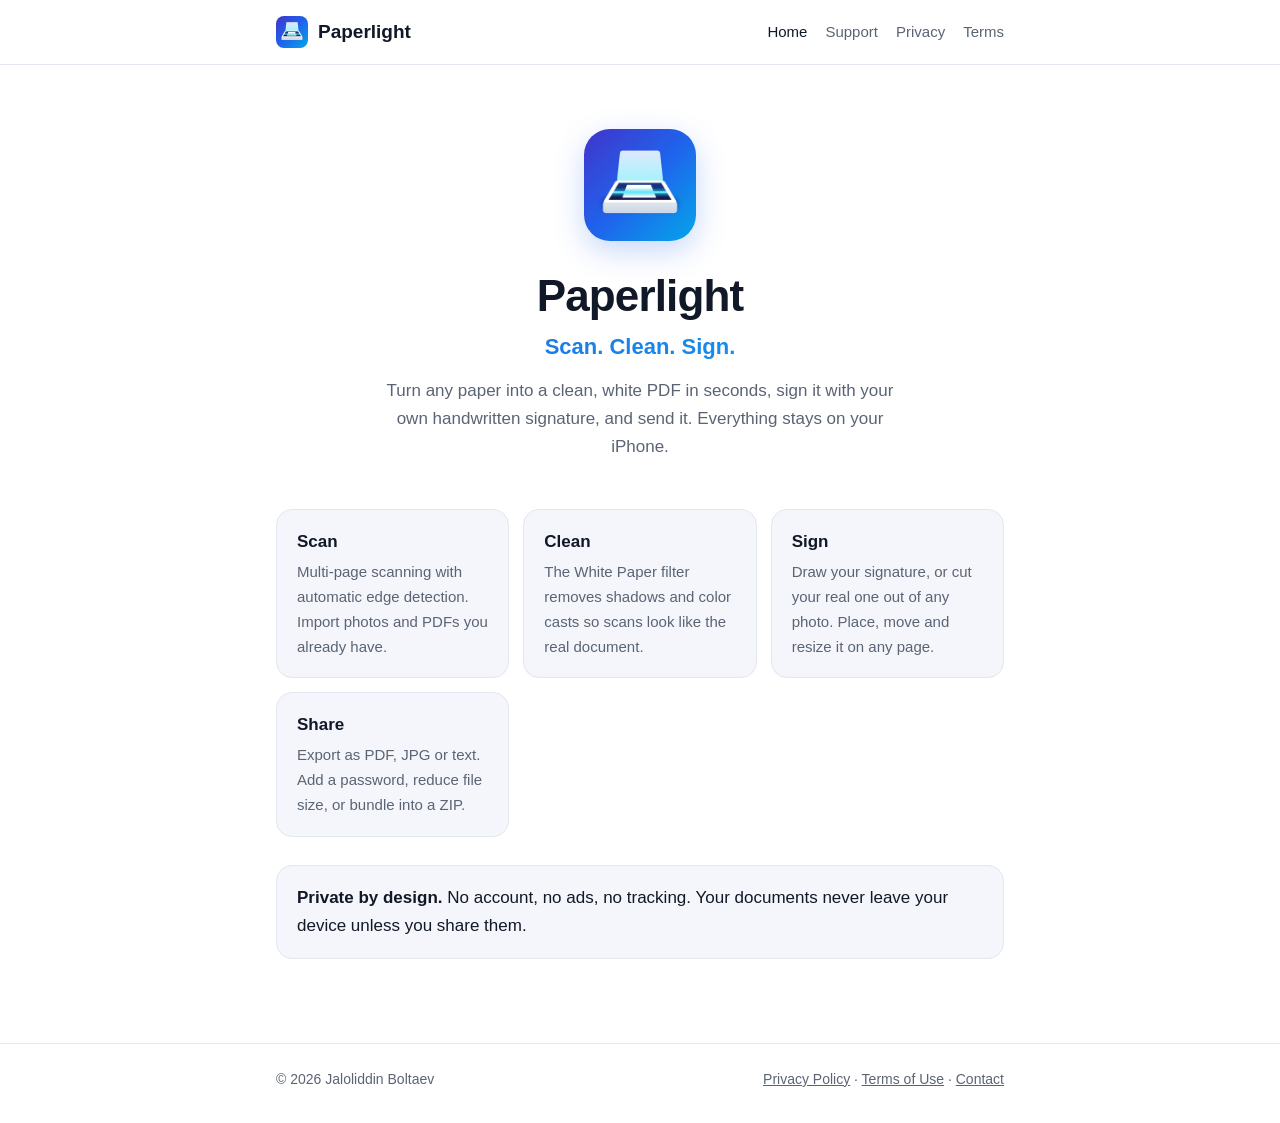
<file: index.html>
<!doctype html>
<html lang="en">
<head>
  <meta charset="utf-8">
  <meta name="viewport" content="width=device-width, initial-scale=1">
  <title>Paperlight — Scan. Clean. Sign.</title>
  <meta name="description" content="Paperlight turns any paper into a clean PDF and lets you sign it with your real signature.">
  <link rel="icon" href="icon.png">
  <link rel="apple-touch-icon" href="icon.png">
  <link rel="stylesheet" href="style.css">
</head>
<body>
  <header class="site">
    <div class="inner">
      <a class="brand" href="index.html"><img src="icon.png" alt="">Paperlight</a>
      <nav class="links" aria-label="Site">
        <a href="index.html" aria-current="page">Home</a>
        <a href="support.html">Support</a>
        <a href="privacy.html">Privacy</a>
        <a href="terms.html">Terms</a>
      </nav>
    </div>
  </header>
  <main>
    <section class="hero">
      <img src="icon.png" alt="Paperlight app icon">
      <h1>Paperlight</h1>
      <p class="tagline">Scan. Clean. Sign.</p>
      <p class="sub">Turn any paper into a clean, white PDF in seconds, sign it with your own handwritten signature, and send it. Everything stays on your iPhone.</p>
    </section>

    <section class="features">
      <div class="card">
        <h3>Scan</h3>
        <p>Multi-page scanning with automatic edge detection. Import photos and PDFs you already have.</p>
      </div>
      <div class="card">
        <h3>Clean</h3>
        <p>The White Paper filter removes shadows and color casts so scans look like the real document.</p>
      </div>
      <div class="card">
        <h3>Sign</h3>
        <p>Draw your signature, or cut your real one out of any photo. Place, move and resize it on any page.</p>
      </div>
      <div class="card">
        <h3>Share</h3>
        <p>Export as PDF, JPG or text. Add a password, reduce file size, or bundle into a ZIP.</p>
      </div>
    </section>

    <div class="card" style="margin-top:28px">
      <p><strong>Private by design.</strong> No account, no ads, no tracking. Your documents never leave your device unless you share them.</p>
    </div>
  </main>
  <footer class="site">
    <div class="inner">
      <span>© 2026 Jaloliddin Boltaev</span>
      <span><a href="privacy.html">Privacy Policy</a> · <a href="terms.html">Terms of Use</a> · <a href="mailto:jaloliddinalimardonovich@gmail.com">Contact</a></span>
    </div>
  </footer>
</body>
</html>
</file>
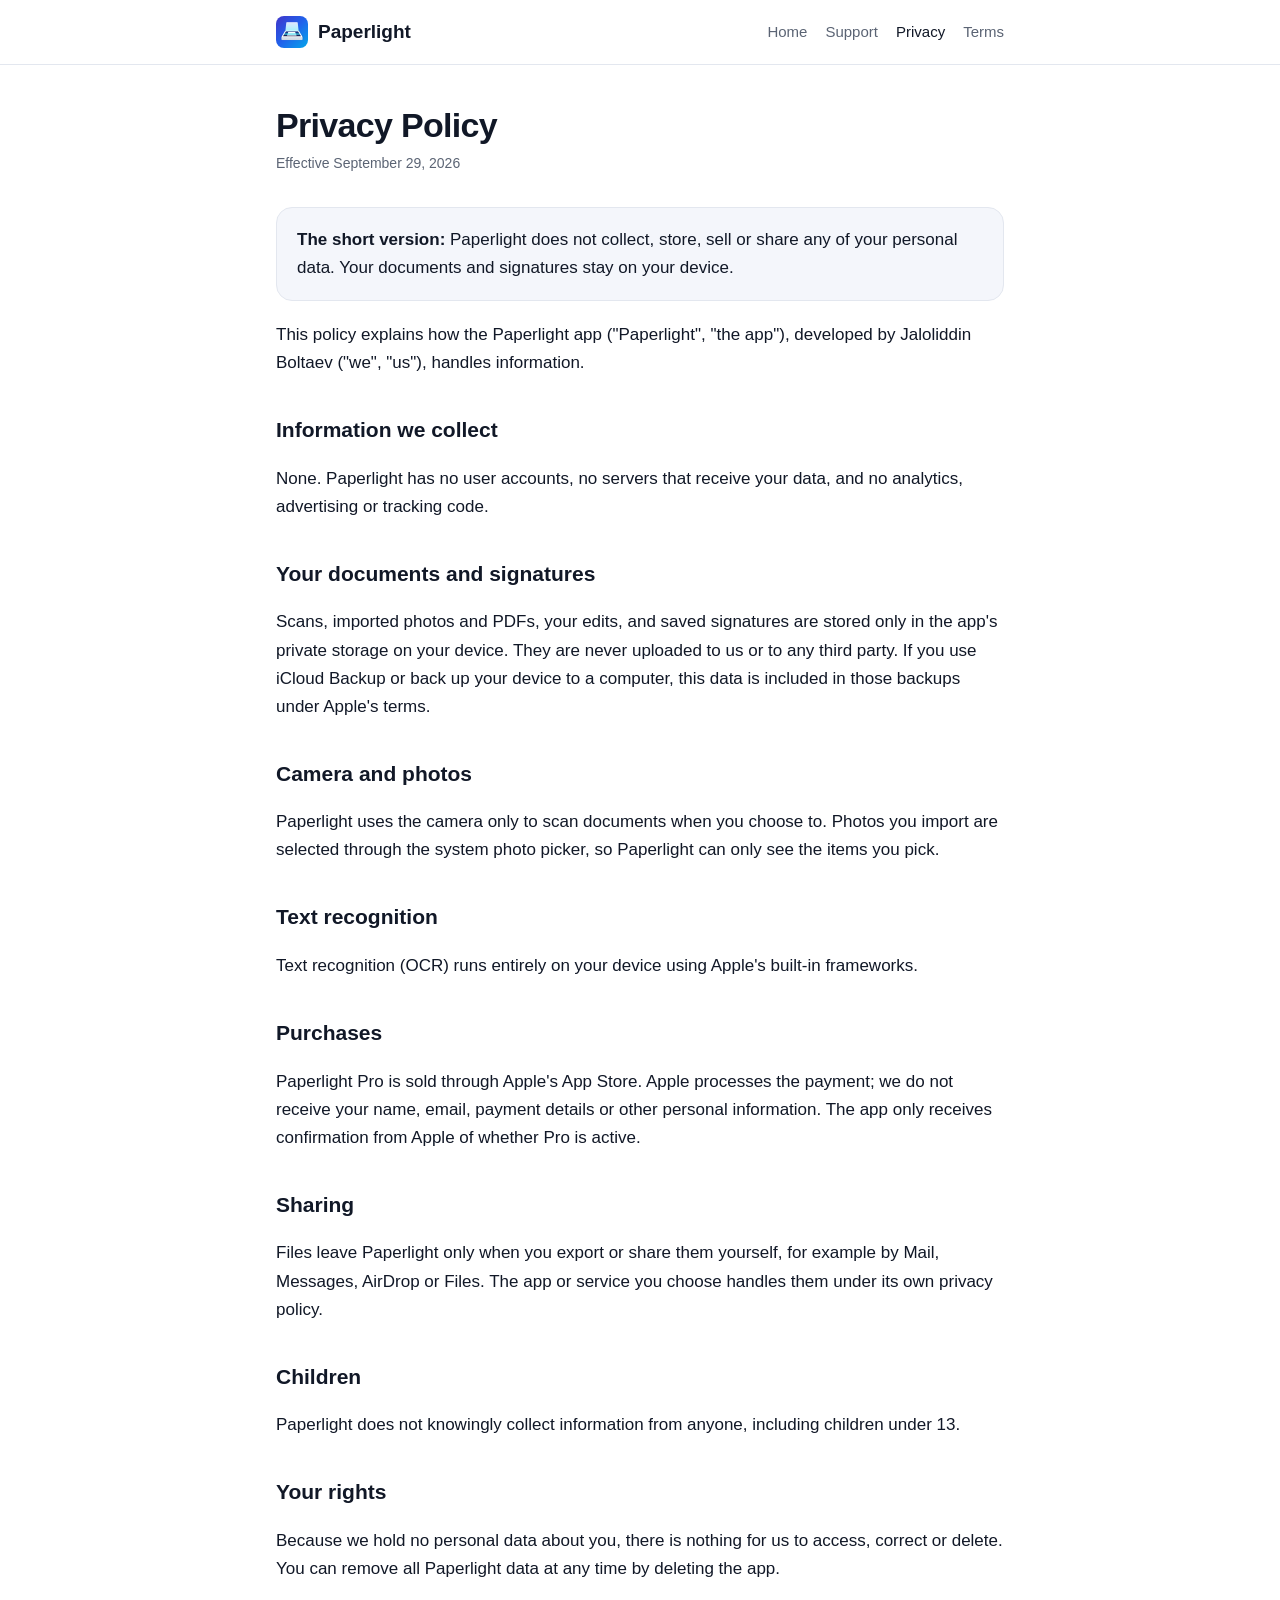
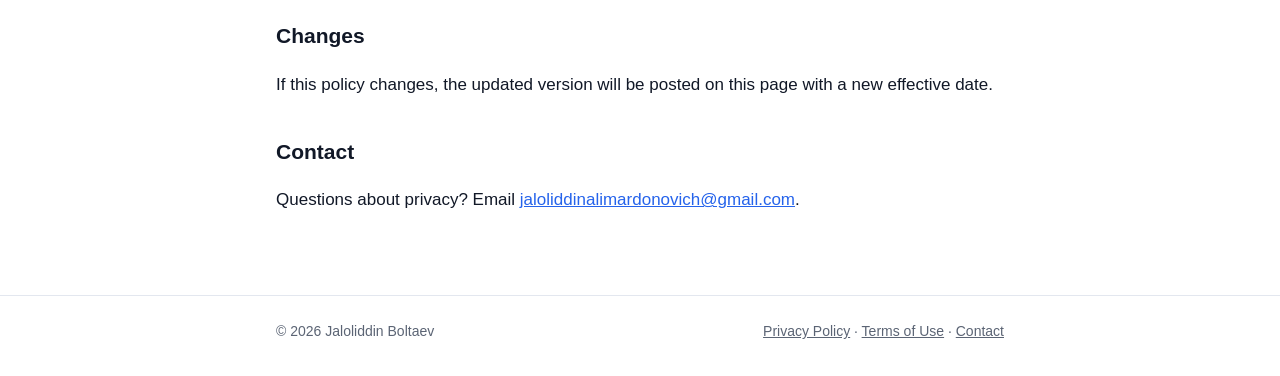
<file: privacy.html>
<!doctype html>
<html lang="en">
<head>
  <meta charset="utf-8">
  <meta name="viewport" content="width=device-width, initial-scale=1">
  <title>Privacy Policy — Paperlight</title>
  <meta name="description" content="How Paperlight handles your data: it doesn't collect any.">
  <link rel="icon" href="icon.png">
  <link rel="apple-touch-icon" href="icon.png">
  <link rel="stylesheet" href="style.css">
</head>
<body>
  <header class="site">
    <div class="inner">
      <a class="brand" href="index.html"><img src="icon.png" alt="">Paperlight</a>
      <nav class="links" aria-label="Site">
        <a href="index.html">Home</a>
        <a href="support.html">Support</a>
        <a href="privacy.html" aria-current="page">Privacy</a>
        <a href="terms.html">Terms</a>
      </nav>
    </div>
  </header>
  <main>
    <h1>Privacy Policy</h1>
    <p class="meta">Effective September 29, 2026</p>

    <div class="card">
      <p><strong>The short version:</strong> Paperlight does not collect, store, sell or share any of your personal data. Your documents and signatures stay on your device.</p>
    </div>

    <p>This policy explains how the Paperlight app ("Paperlight", "the app"), developed by Jaloliddin Boltaev ("we", "us"), handles information.</p>

    <h2>Information we collect</h2>
    <p>None. Paperlight has no user accounts, no servers that receive your data, and no analytics, advertising or tracking code.</p>

    <h2>Your documents and signatures</h2>
    <p>Scans, imported photos and PDFs, your edits, and saved signatures are stored only in the app's private storage on your device. They are never uploaded to us or to any third party. If you use iCloud Backup or back up your device to a computer, this data is included in those backups under Apple's terms.</p>

    <h2>Camera and photos</h2>
    <p>Paperlight uses the camera only to scan documents when you choose to. Photos you import are selected through the system photo picker, so Paperlight can only see the items you pick.</p>

    <h2>Text recognition</h2>
    <p>Text recognition (OCR) runs entirely on your device using Apple's built-in frameworks.</p>

    <h2>Purchases</h2>
    <p>Paperlight Pro is sold through Apple's App Store. Apple processes the payment; we do not receive your name, email, payment details or other personal information. The app only receives confirmation from Apple of whether Pro is active.</p>

    <h2>Sharing</h2>
    <p>Files leave Paperlight only when you export or share them yourself, for example by Mail, Messages, AirDrop or Files. The app or service you choose handles them under its own privacy policy.</p>

    <h2>Children</h2>
    <p>Paperlight does not knowingly collect information from anyone, including children under 13.</p>

    <h2>Your rights</h2>
    <p>Because we hold no personal data about you, there is nothing for us to access, correct or delete. You can remove all Paperlight data at any time by deleting the app.</p>

    <h2>Changes</h2>
    <p>If this policy changes, the updated version will be posted on this page with a new effective date.</p>

    <h2>Contact</h2>
    <p>Questions about privacy? Email <a href="mailto:jaloliddinalimardonovich@gmail.com">jaloliddinalimardonovich@gmail.com</a>.</p>
  </main>
  <footer class="site">
    <div class="inner">
      <span>© 2026 Jaloliddin Boltaev</span>
      <span><a href="privacy.html">Privacy Policy</a> · <a href="terms.html">Terms of Use</a> · <a href="mailto:jaloliddinalimardonovich@gmail.com">Contact</a></span>
    </div>
  </footer>
</body>
</html>
</file>
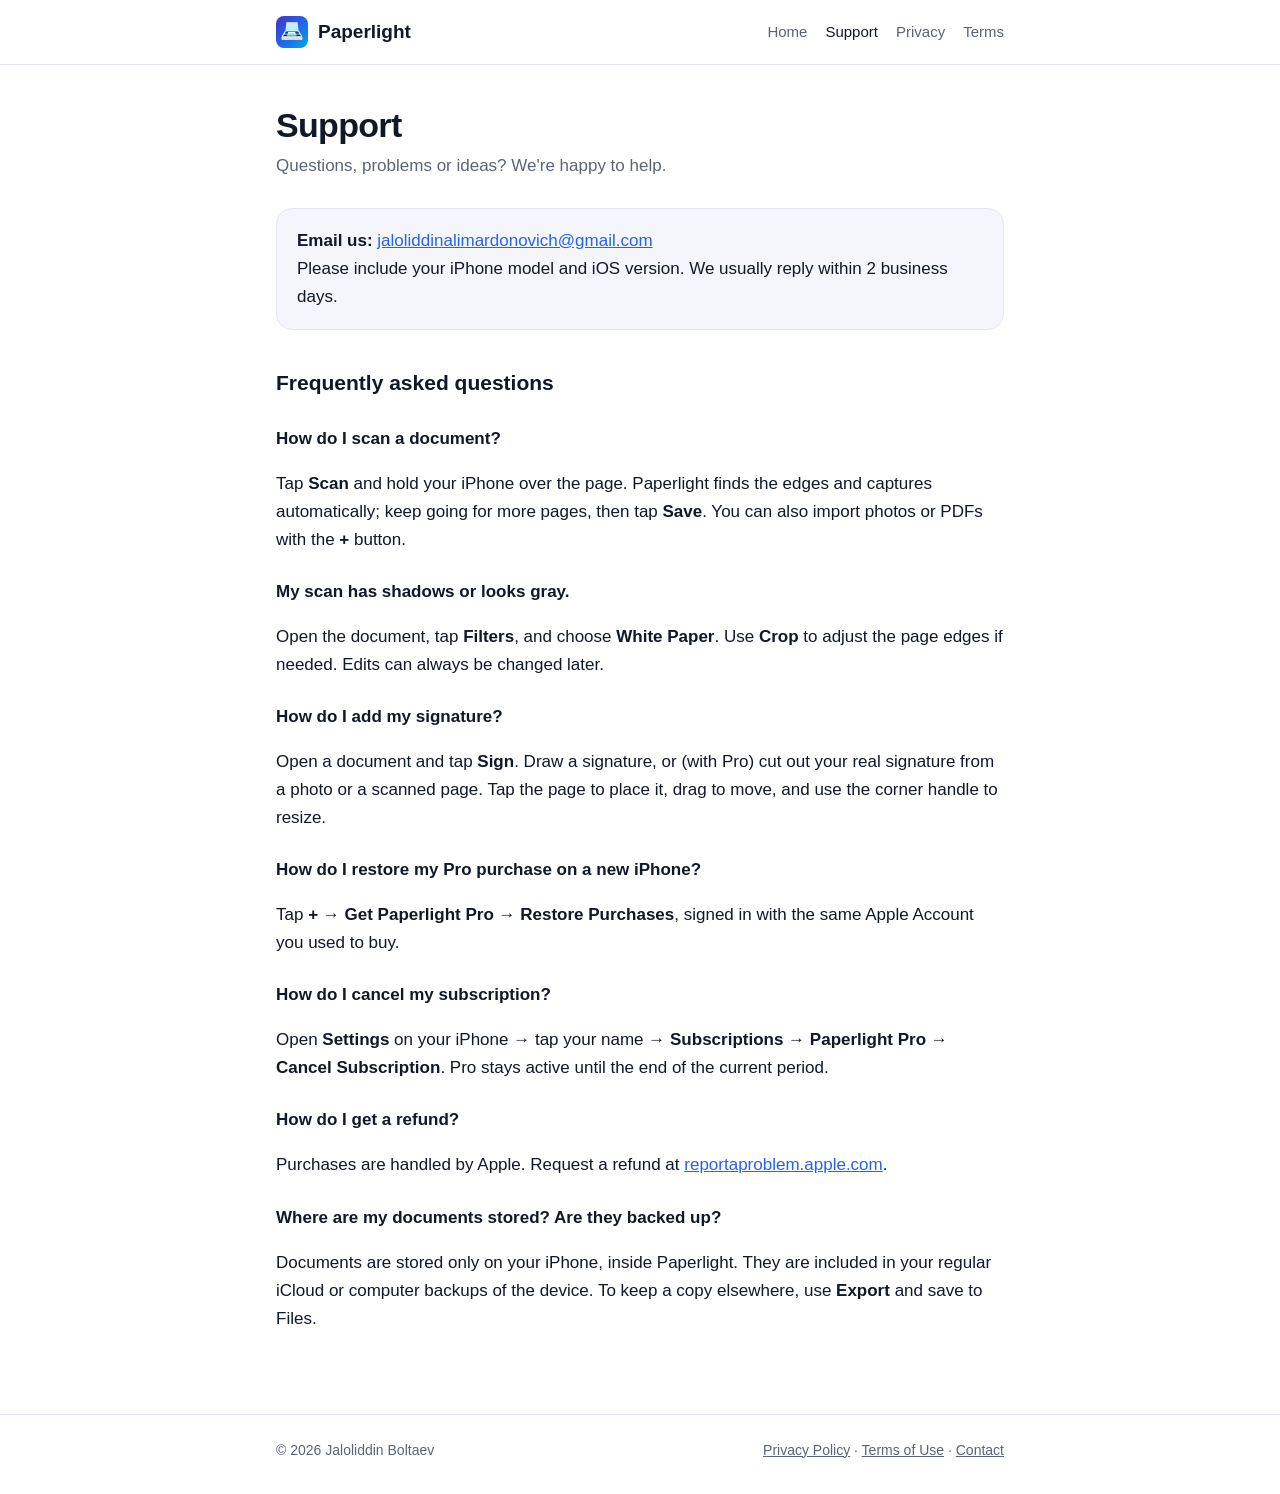
<file: support.html>
<!doctype html>
<html lang="en">
<head>
  <meta charset="utf-8">
  <meta name="viewport" content="width=device-width, initial-scale=1">
  <title>Support — Paperlight</title>
  <meta name="description" content="Help and answers for Paperlight.">
  <link rel="icon" href="icon.png">
  <link rel="apple-touch-icon" href="icon.png">
  <link rel="stylesheet" href="style.css">
</head>
<body>
  <header class="site">
    <div class="inner">
      <a class="brand" href="index.html"><img src="icon.png" alt="">Paperlight</a>
      <nav class="links" aria-label="Site">
        <a href="index.html">Home</a>
        <a href="support.html" aria-current="page">Support</a>
        <a href="privacy.html">Privacy</a>
        <a href="terms.html">Terms</a>
      </nav>
    </div>
  </header>
  <main>
    <h1>Support</h1>
    <p class="lede">Questions, problems or ideas? We're happy to help.</p>

    <div class="card">
      <p><strong>Email us:</strong> <a href="mailto:jaloliddinalimardonovich@gmail.com?subject=Paperlight%20support">jaloliddinalimardonovich@gmail.com</a><br>
      Please include your iPhone model and iOS version. We usually reply within 2 business days.</p>
    </div>

    <h2>Frequently asked questions</h2>

    <h3>How do I scan a document?</h3>
    <p>Tap <strong>Scan</strong> and hold your iPhone over the page. Paperlight finds the edges and captures automatically; keep going for more pages, then tap <strong>Save</strong>. You can also import photos or PDFs with the <strong>+</strong> button.</p>

    <h3>My scan has shadows or looks gray.</h3>
    <p>Open the document, tap <strong>Filters</strong>, and choose <strong>White Paper</strong>. Use <strong>Crop</strong> to adjust the page edges if needed. Edits can always be changed later.</p>

    <h3>How do I add my signature?</h3>
    <p>Open a document and tap <strong>Sign</strong>. Draw a signature, or (with Pro) cut out your real signature from a photo or a scanned page. Tap the page to place it, drag to move, and use the corner handle to resize.</p>

    <h3>How do I restore my Pro purchase on a new iPhone?</h3>
    <p>Tap <strong>+</strong> → <strong>Get Paperlight Pro</strong> → <strong>Restore Purchases</strong>, signed in with the same Apple Account you used to buy.</p>

    <h3>How do I cancel my subscription?</h3>
    <p>Open <strong>Settings</strong> on your iPhone → tap your name → <strong>Subscriptions</strong> → <strong>Paperlight Pro</strong> → <strong>Cancel Subscription</strong>. Pro stays active until the end of the current period.</p>

    <h3>How do I get a refund?</h3>
    <p>Purchases are handled by Apple. Request a refund at <a href="https://reportaproblem.apple.com">reportaproblem.apple.com</a>.</p>

    <h3>Where are my documents stored? Are they backed up?</h3>
    <p>Documents are stored only on your iPhone, inside Paperlight. They are included in your regular iCloud or computer backups of the device. To keep a copy elsewhere, use <strong>Export</strong> and save to Files.</p>
  </main>
  <footer class="site">
    <div class="inner">
      <span>© 2026 Jaloliddin Boltaev</span>
      <span><a href="privacy.html">Privacy Policy</a> · <a href="terms.html">Terms of Use</a> · <a href="mailto:jaloliddinalimardonovich@gmail.com">Contact</a></span>
    </div>
  </footer>
</body>
</html>
</file>
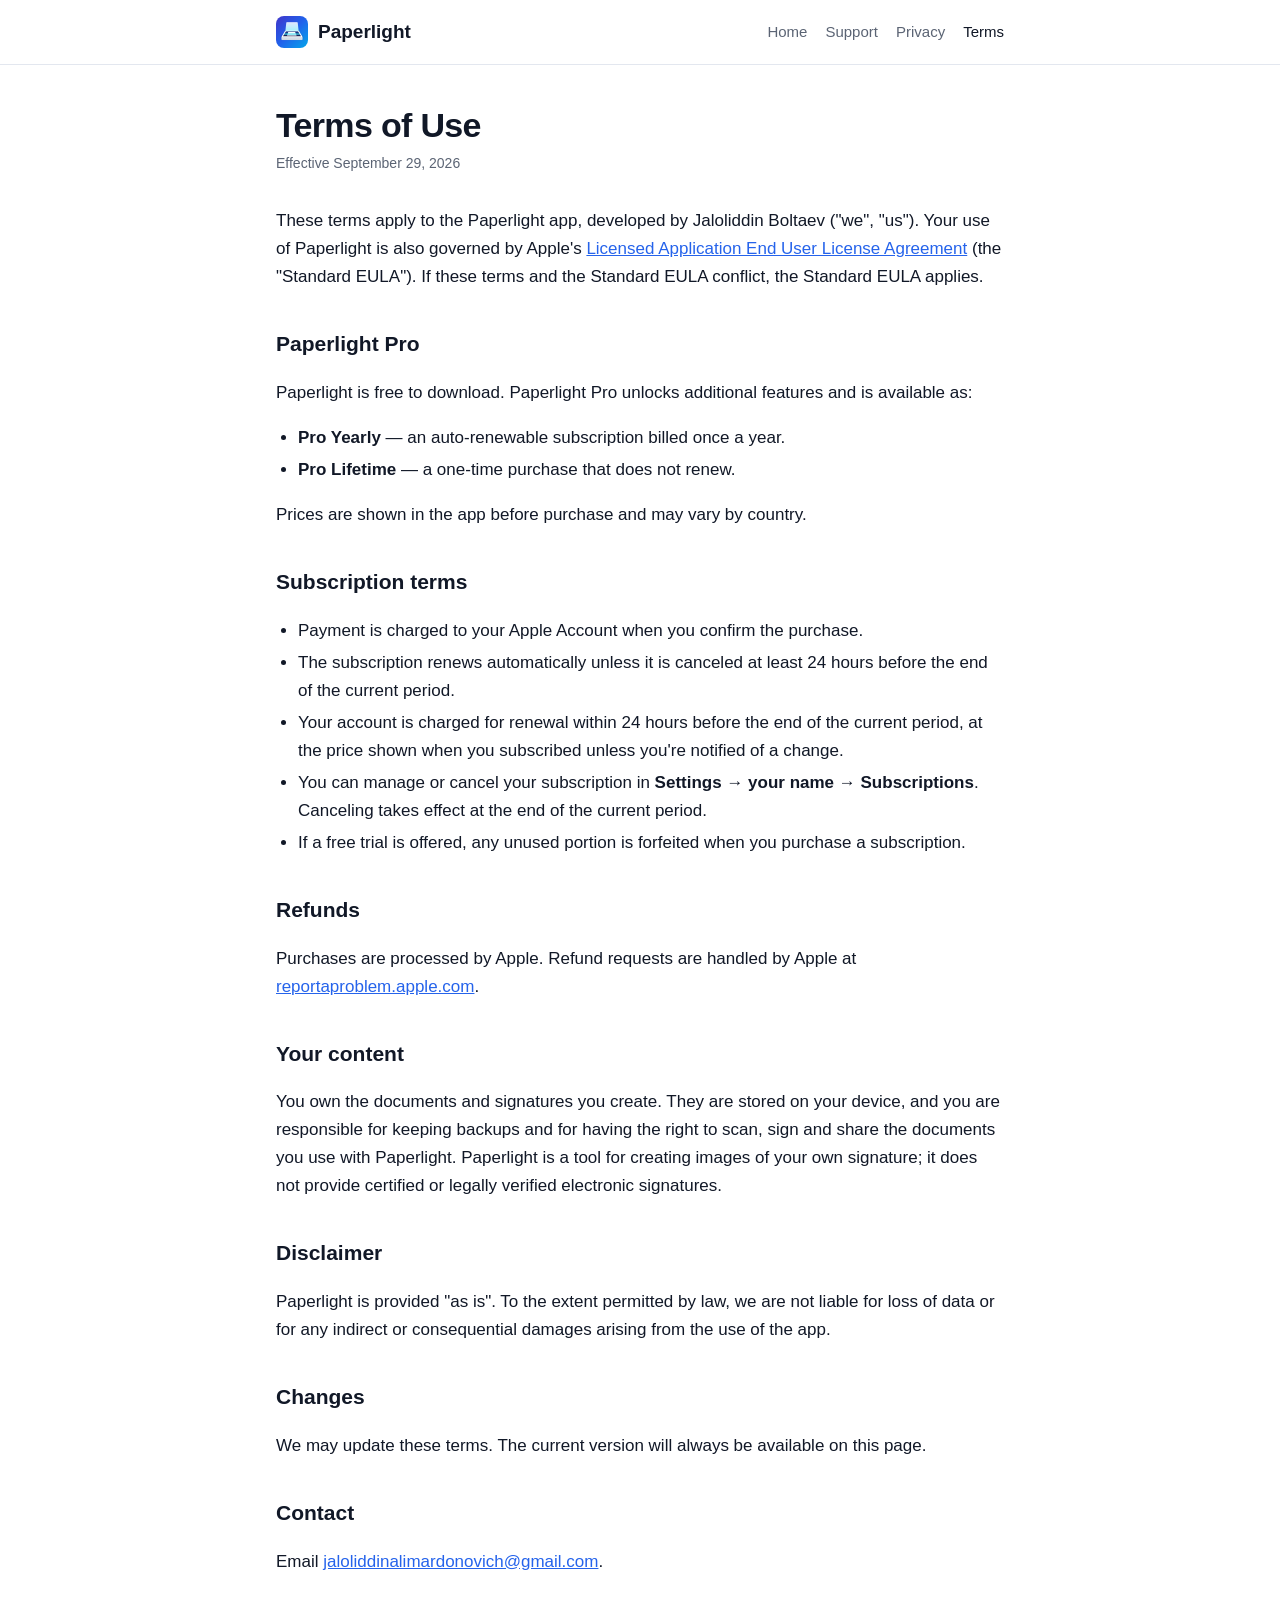
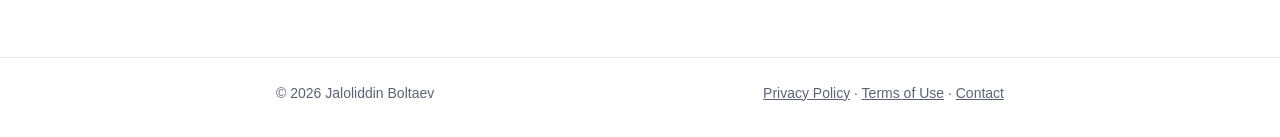
<file: terms.html>
<!doctype html>
<html lang="en">
<head>
  <meta charset="utf-8">
  <meta name="viewport" content="width=device-width, initial-scale=1">
  <title>Terms of Use — Paperlight</title>
  <meta name="description" content="Terms of Use for Paperlight and Paperlight Pro subscriptions.">
  <link rel="icon" href="icon.png">
  <link rel="apple-touch-icon" href="icon.png">
  <link rel="stylesheet" href="style.css">
</head>
<body>
  <header class="site">
    <div class="inner">
      <a class="brand" href="index.html"><img src="icon.png" alt="">Paperlight</a>
      <nav class="links" aria-label="Site">
        <a href="index.html">Home</a>
        <a href="support.html">Support</a>
        <a href="privacy.html">Privacy</a>
        <a href="terms.html" aria-current="page">Terms</a>
      </nav>
    </div>
  </header>
  <main>
    <h1>Terms of Use</h1>
    <p class="meta">Effective September 29, 2026</p>

    <p>These terms apply to the Paperlight app, developed by Jaloliddin Boltaev ("we", "us"). Your use of Paperlight is also governed by Apple's <a href="https://www.apple.com/legal/internet-services/itunes/dev/stdeula/">Licensed Application End User License Agreement</a> (the "Standard EULA"). If these terms and the Standard EULA conflict, the Standard EULA applies.</p>

    <h2>Paperlight Pro</h2>
    <p>Paperlight is free to download. Paperlight Pro unlocks additional features and is available as:</p>
    <ul>
      <li><strong>Pro Yearly</strong> — an auto-renewable subscription billed once a year.</li>
      <li><strong>Pro Lifetime</strong> — a one-time purchase that does not renew.</li>
    </ul>
    <p>Prices are shown in the app before purchase and may vary by country.</p>

    <h2>Subscription terms</h2>
    <ul>
      <li>Payment is charged to your Apple Account when you confirm the purchase.</li>
      <li>The subscription renews automatically unless it is canceled at least 24 hours before the end of the current period.</li>
      <li>Your account is charged for renewal within 24 hours before the end of the current period, at the price shown when you subscribed unless you're notified of a change.</li>
      <li>You can manage or cancel your subscription in <strong>Settings → your name → Subscriptions</strong>. Canceling takes effect at the end of the current period.</li>
      <li>If a free trial is offered, any unused portion is forfeited when you purchase a subscription.</li>
    </ul>

    <h2>Refunds</h2>
    <p>Purchases are processed by Apple. Refund requests are handled by Apple at <a href="https://reportaproblem.apple.com">reportaproblem.apple.com</a>.</p>

    <h2>Your content</h2>
    <p>You own the documents and signatures you create. They are stored on your device, and you are responsible for keeping backups and for having the right to scan, sign and share the documents you use with Paperlight. Paperlight is a tool for creating images of your own signature; it does not provide certified or legally verified electronic signatures.</p>

    <h2>Disclaimer</h2>
    <p>Paperlight is provided "as is". To the extent permitted by law, we are not liable for loss of data or for any indirect or consequential damages arising from the use of the app.</p>

    <h2>Changes</h2>
    <p>We may update these terms. The current version will always be available on this page.</p>

    <h2>Contact</h2>
    <p>Email <a href="mailto:jaloliddinalimardonovich@gmail.com">jaloliddinalimardonovich@gmail.com</a>.</p>
  </main>
  <footer class="site">
    <div class="inner">
      <span>© 2026 Jaloliddin Boltaev</span>
      <span><a href="privacy.html">Privacy Policy</a> · <a href="terms.html">Terms of Use</a> · <a href="mailto:jaloliddinalimardonovich@gmail.com">Contact</a></span>
    </div>
  </footer>
</body>
</html>
</file>
<file: style.css>
:root {
  --bg: #ffffff;
  --surface: #f4f6fb;
  --fg: #111827;
  --muted: #5b6474;
  --accent: #2563eb;
  --accent-2: #0ea5e9;
  --border: #e3e7ef;
}
@media (prefers-color-scheme: dark) {
  :root {
    --bg: #0b0d12;
    --surface: #151922;
    --fg: #f3f4f6;
    --muted: #a3acbb;
    --accent: #60a5fa;
    --accent-2: #38bdf8;
    --border: #262c38;
  }
}
* { box-sizing: border-box; }
html { -webkit-text-size-adjust: 100%; }
body {
  margin: 0;
  background: var(--bg);
  color: var(--fg);
  font: 17px/1.65 -apple-system, BlinkMacSystemFont, "SF Pro Text", "Segoe UI", Roboto, sans-serif;
}
a { color: var(--accent); }
header.site {
  border-bottom: 1px solid var(--border);
  background: var(--bg);
}
header.site .inner, main, footer.site .inner {
  max-width: 760px;
  margin: 0 auto;
  padding-left: 16px;
  padding-right: 16px;
}
header.site .inner {
  display: flex;
  align-items: center;
  justify-content: space-between;
  gap: 12px;
  min-height: 64px;
  flex-wrap: wrap;
}
.brand {
  display: flex;
  align-items: center;
  gap: 10px;
  color: var(--fg);
  font-weight: 700;
  font-size: 19px;
  text-decoration: none;
}
.brand img { width: 32px; height: 32px; border-radius: 8px; }
nav.links { display: flex; gap: 18px; flex-wrap: wrap; font-size: 15px; }
nav.links a { color: var(--muted); text-decoration: none; }
nav.links a:hover, nav.links a[aria-current="page"] { color: var(--fg); }
main { padding-top: 40px; padding-bottom: 64px; }
h1 { font-size: 34px; line-height: 1.2; margin: 0 0 6px; letter-spacing: -0.02em; }
h2 { font-size: 21px; margin: 36px 0 8px; }
h3 { font-size: 17px; margin: 24px 0 4px; }
.lede { color: var(--muted); margin: 0 0 28px; }
.meta { color: var(--muted); font-size: 14px; margin: 0 0 32px; }
.card {
  background: var(--surface);
  border: 1px solid var(--border);
  border-radius: 16px;
  padding: 18px 20px;
  margin: 20px 0;
}
.card p { margin: 0; }
ul { padding-left: 22px; }
li { margin: 4px 0; }
footer.site {
  border-top: 1px solid var(--border);
  color: var(--muted);
  font-size: 14px;
}
footer.site .inner { padding-top: 24px; padding-bottom: 32px; display: flex; flex-wrap: wrap; gap: 8px 20px; justify-content: space-between; }
footer.site a { color: var(--muted); }

/* Home */
.hero { text-align: center; padding: 24px 0 8px; }
.hero img { width: 112px; height: 112px; border-radius: 26px; box-shadow: 0 10px 30px rgba(37, 99, 235, 0.25); }
.hero h1 { font-size: 44px; margin-top: 20px; }
.tagline {
  font-size: 22px;
  font-weight: 600;
  background: linear-gradient(90deg, var(--accent), var(--accent-2));
  -webkit-background-clip: text;
  background-clip: text;
  color: transparent;
  margin: 0 0 12px;
}
.hero p.sub { color: var(--muted); max-width: 520px; margin: 0 auto; }
.features { display: grid; grid-template-columns: repeat(auto-fit, minmax(200px, 1fr)); gap: 14px; margin-top: 40px; }
.features .card { margin: 0; }
.features h3 { margin-top: 0; }
.features p { color: var(--muted); font-size: 15px; }
@media (max-width: 480px) {
  h1 { font-size: 28px; }
  .hero h1 { font-size: 36px; }
}
</file>
